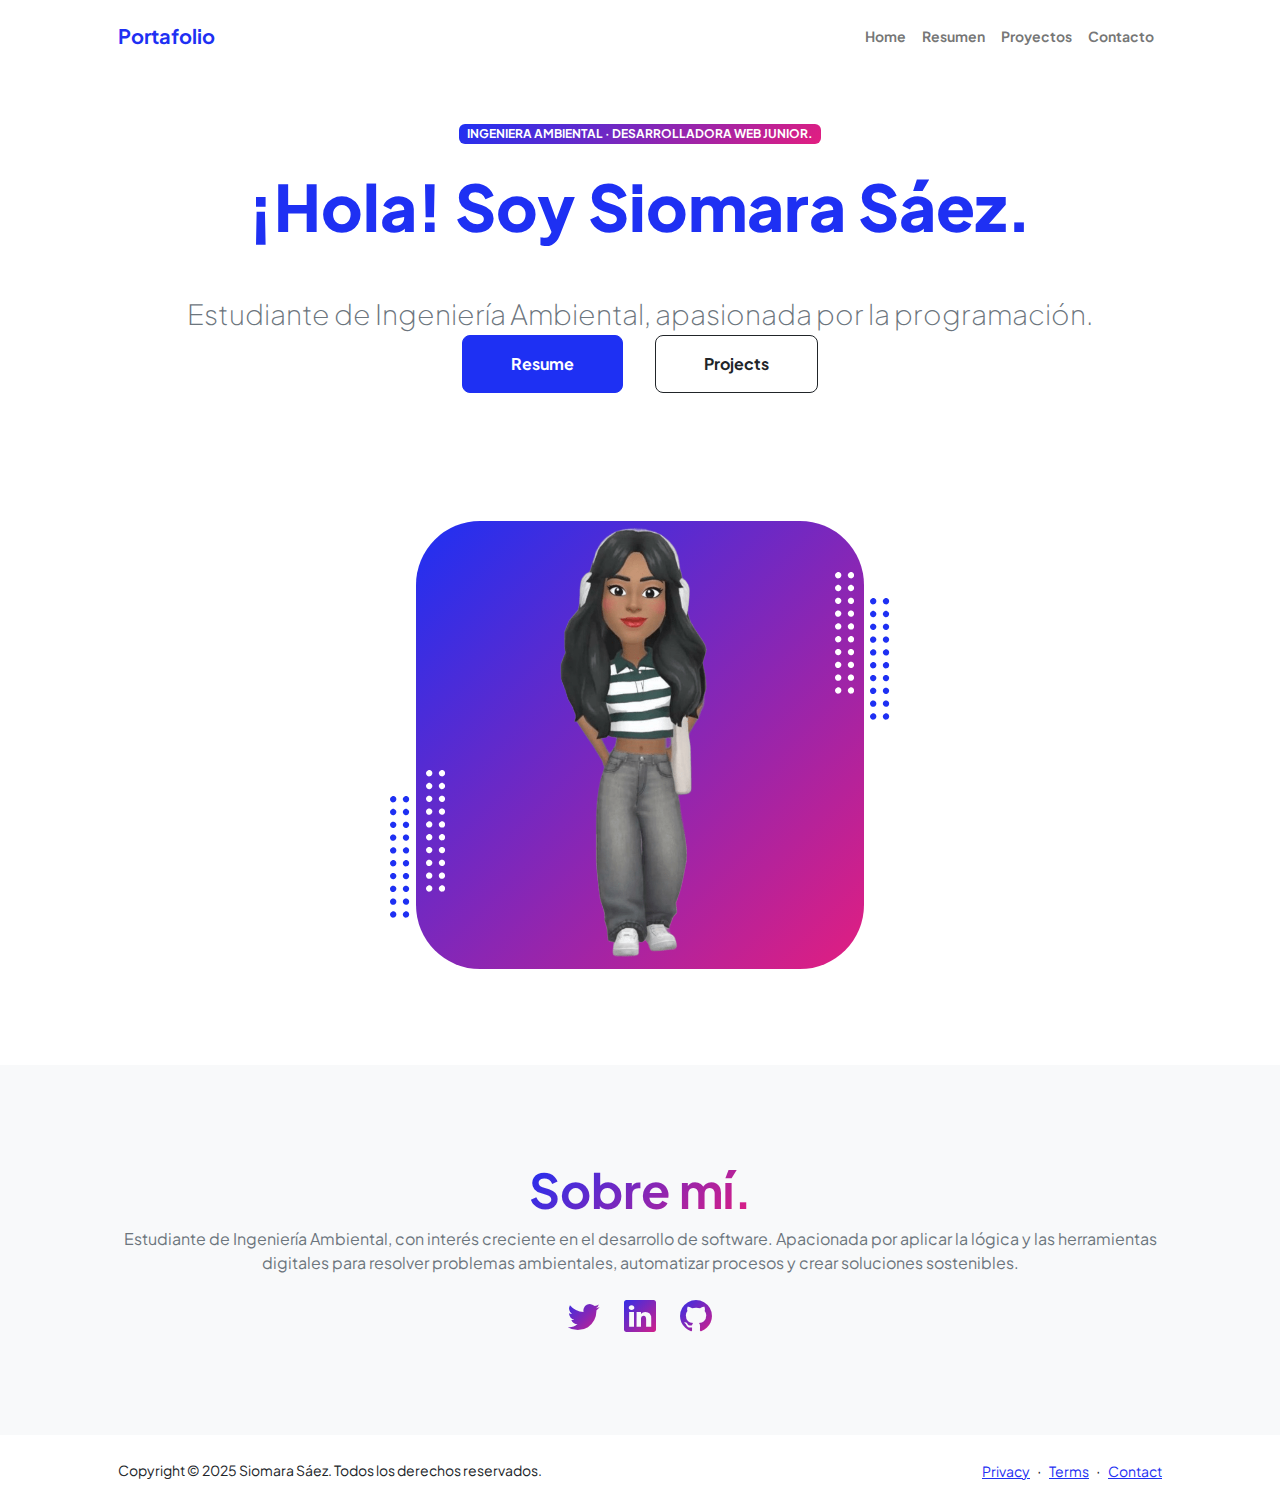
<file: index.html>
<!DOCTYPE html>
<html lang="en">
    <head>
        <meta charset="utf-8" />
        <meta name="viewport" content="width=device-width, initial-scale=1, shrink-to-fit=no" />
        <meta name="description" content="" />
        <meta name="author" content="" />
        <title>Portafolio-Siomara Saez</title>
        <!-- Favicon-->
        <link rel="icon" type="image/x-icon" href="assets/favicon.ico" />
        <!-- Custom Google font-->
        <link rel="preconnect" href="https://fonts.googleapis.com" />
        <link rel="preconnect" href="https://fonts.gstatic.com" crossorigin />
        <link href="https://fonts.googleapis.com/css2?family=Plus+Jakarta+Sans:wght@100;200;300;400;500;600;700;800;900&amp;display=swap" rel="stylesheet" />
        <!-- Bootstrap icons-->
        <link href="https://cdn.jsdelivr.net/npm/bootstrap-icons@1.8.1/font/bootstrap-icons.css" rel="stylesheet" />
        <!-- Core theme CSS (includes Bootstrap)-->
        <link href="css/styles.css" rel="stylesheet" />
    </head>
    <body class="d-flex flex-column h-100">
        <main class="flex-shrink-0">
            <!-- Navigation-->
            <nav class="navbar navbar-expand-lg navbar-light bg-white py-3">
                <div class="container px-5">
                    <a class="navbar-brand" href="index.html"><span class="fw-bolder text-primary">Portafolio</span></a>
                    <button class="navbar-toggler" type="button" data-bs-toggle="collapse" data-bs-target="#navbarSupportedContent" aria-controls="navbarSupportedContent" aria-expanded="false" aria-label="Toggle navigation"><span class="navbar-toggler-icon"></span></button>
                    <div class="collapse navbar-collapse" id="navbarSupportedContent">
                        <ul class="navbar-nav ms-auto mb-2 mb-lg-0 small fw-bolder">
                            <li class="nav-item"><a class="nav-link" href="index.html">Home</a></li>
                            <li class="nav-item"><a class="nav-link" href="resume.html">Resumen</a></li>
                            <li class="nav-item"><a class="nav-link" href="projects.html">Proyectos</a></li>
                            <li class="nav-item"><a class="nav-link" href="contact.html">Contacto</a></li>
                        </ul>
                    </div>
                </div>
            </nav>
            <!-- Header-->
            <header class="py-5">
                <div class="container px-5 pb-5">
                    <div class="row gx-5 align-items-center">
                        <div class="col-xxl-5">
                            <!-- Header text content-->
                            <div class="text-center text-xxl-start">
                                <div class="badge bg-gradient-primary-to-secondary text-white mb-4"><div class="text-uppercase">Ingeniera Ambiental &middot; Desarrolladora web junior.</div></div>
                                <h1 class="display-3 fw-bolder mb-5"><span class="fw-bolder text-primary">¡Hola! Soy Siomara Sáez.</span></h1>
                                <div class="fs-3 fw-light text-muted">Estudiante de Ingeniería Ambiental, apasionada por la programación.</div>
                                <div class="d-grid gap-3 d-sm-flex justify-content-sm-center justify-content-xxl-start mb-3">
                                    <a class="btn btn-primary btn-lg px-5 py-3 me-sm-3 fs-6 fw-bolder" href="resume.html">Resume</a>
                                    <a class="btn btn-outline-dark btn-lg px-5 py-3 fs-6 fw-bolder" href="projects.html">Projects</a>
                                </div>
                            </div>
                        </div>
                        <div class="col-xxl-7">
                            <!-- Header profile picture-->
                            <div class="d-flex justify-content-center mt-5 mt-xxl-0">
                                <div class="profile bg-gradient-primary-to-secondary">
                                    <!-- TIP: For best results, use a photo with a transparent background like the demo example below-->
                                    <!-- Watch a tutorial on how to do this on YouTube (link)-->
                                    <img class="profile-img" src="imagen.png" alt="..." width="150" />
                                    <div class="dots-1">
                                        <!-- SVG Dots-->
                                        <svg version="1.1" xmlns="http://www.w3.org/2000/svg" xmlns:xlink="http://www.w3.org/1999/xlink" x="0px" y="0px" viewBox="0 0 191.6 1215.4" style="enable-background: new 0 0 191.6 1215.4" xml:space="preserve">
                                            <g transform="translate(0.000000,1280.000000) scale(0.100000,-0.100000)">
                                                <path d="M227.7,12788.6c-105-35-200-141-222-248c-43-206,163-412,369-369c155,32,275,190,260,339c-11,105-90,213-190,262        C383.7,12801.6,289.7,12808.6,227.7,12788.6z"></path>
                                                <path d="M1507.7,12788.6c-151-50-253-216-222-362c25-119,136-230,254-255c194-41,395,142,375,339c-11,105-90,213-190,262        C1663.7,12801.6,1569.7,12808.6,1507.7,12788.6z"></path>
                                                <path d="M227.7,11508.6c-105-35-200-141-222-248c-43-206,163-412,369-369c155,32,275,190,260,339c-11,105-90,213-190,262        C383.7,11521.6,289.7,11528.6,227.7,11508.6z"></path>
                                                <path d="M1507.7,11508.6c-151-50-253-216-222-362c25-119,136-230,254-255c194-41,395,142,375,339c-11,105-90,213-190,262        C1663.7,11521.6,1569.7,11528.6,1507.7,11508.6z"></path>
                                                <path d="M227.7,10228.6c-105-35-200-141-222-248c-43-206,163-412,369-369c155,32,275,190,260,339c-11,105-90,213-190,262        C383.7,10241.6,289.7,10248.6,227.7,10228.6z"></path>
                                                <path d="M1507.7,10228.6c-105-35-200-141-222-248c-43-206,163-412,369-369c155,32,275,190,260,339c-11,105-90,213-190,262        C1663.7,10241.6,1569.7,10248.6,1507.7,10228.6z"></path>
                                                <path d="M227.7,8948.6c-105-35-200-141-222-248c-43-206,163-412,369-369c155,32,275,190,260,339c-11,105-90,213-190,262        C383.7,8961.6,289.7,8968.6,227.7,8948.6z"></path>
                                                <path d="M1507.7,8948.6c-105-35-200-141-222-248c-43-206,163-412,369-369c155,32,275,190,260,339c-11,105-90,213-190,262        C1663.7,8961.6,1569.7,8968.6,1507.7,8948.6z"></path>
                                                <path d="M227.7,7668.6c-105-35-200-141-222-248c-43-206,163-412,369-369c155,32,275,190,260,339c-11,105-90,213-190,262        C383.7,7681.6,289.7,7688.6,227.7,7668.6z"></path>
                                                <path d="M1507.7,7668.6c-105-35-200-141-222-248c-43-206,163-412,369-369c155,32,275,190,260,339c-11,105-90,213-190,262        C1663.7,7681.6,1569.7,7688.6,1507.7,7668.6z"></path>
                                                <path d="M227.7,6388.6c-105-35-200-141-222-248c-43-206,163-412,369-369c155,32,275,190,260,339c-11,105-90,213-190,262        C383.7,6401.6,289.7,6408.6,227.7,6388.6z"></path>
                                                <path d="M1507.7,6388.6c-105-35-200-141-222-248c-43-206,163-412,369-369c155,32,275,190,260,339c-11,105-90,213-190,262        C1663.7,6401.6,1569.7,6408.6,1507.7,6388.6z"></path>
                                                <path d="M227.7,5108.6c-105-35-200-141-222-248c-43-206,163-412,369-369c155,32,275,190,260,339c-11,105-90,213-190,262        C383.7,5121.6,289.7,5128.6,227.7,5108.6z"></path>
                                                <path d="M1507.7,5108.6c-105-35-200-141-222-248c-43-206,163-412,369-369c155,32,275,190,260,339c-11,105-90,213-190,262        C1663.7,5121.6,1569.7,5128.6,1507.7,5108.6z"></path>
                                                <path d="M227.7,3828.6c-105-35-200-141-222-248c-43-206,163-412,369-369c155,32,275,190,260,339c-11,105-90,213-190,262        C383.7,3841.6,289.7,3848.6,227.7,3828.6z"></path>
                                                <path d="M1507.7,3828.6c-105-35-200-141-222-248c-43-206,163-412,369-369c155,32,275,190,260,339c-11,105-90,213-190,262        C1663.7,3841.6,1569.7,3848.6,1507.7,3828.6z"></path>
                                                <path d="M227.7,2548.6c-105-35-200-141-222-248c-43-206,163-412,369-369c155,32,275,190,260,339c-11,105-90,213-190,262        C383.7,2561.6,289.7,2568.6,227.7,2548.6z"></path>
                                                <path d="M1507.7,2548.6c-105-35-200-141-222-248c-43-206,163-412,369-369c155,32,275,190,260,339c-11,105-90,213-190,262        C1663.7,2561.6,1569.7,2568.6,1507.7,2548.6z"></path>
                                                <path d="M227.7,1268.6c-105-35-200-141-222-248c-43-206,163-412,369-369c155,32,275,190,260,339c-11,105-90,213-190,262        C383.7,1281.6,289.7,1288.6,227.7,1268.6z"></path>
                                                <path d="M1507.7,1268.6c-105-35-200-141-222-248c-43-206,163-412,369-369c155,32,275,190,260,339c-11,105-90,213-190,262        C1663.7,1281.6,1569.7,1288.6,1507.7,1268.6z"></path>
                                            </g>
                                        </svg>
                                        <!-- END of SVG dots-->
                                    </div>
                                    <div class="dots-2">
                                        <!-- SVG Dots-->
                                        <svg version="1.1" xmlns="http://www.w3.org/2000/svg" xmlns:xlink="http://www.w3.org/1999/xlink" x="0px" y="0px" viewBox="0 0 191.6 1215.4" style="enable-background: new 0 0 191.6 1215.4" xml:space="preserve">
                                            <g transform="translate(0.000000,1280.000000) scale(0.100000,-0.100000)">
                                                <path d="M227.7,12788.6c-105-35-200-141-222-248c-43-206,163-412,369-369c155,32,275,190,260,339c-11,105-90,213-190,262        C383.7,12801.6,289.7,12808.6,227.7,12788.6z"></path>
                                                <path d="M1507.7,12788.6c-151-50-253-216-222-362c25-119,136-230,254-255c194-41,395,142,375,339c-11,105-90,213-190,262        C1663.7,12801.6,1569.7,12808.6,1507.7,12788.6z"></path>
                                                <path d="M227.7,11508.6c-105-35-200-141-222-248c-43-206,163-412,369-369c155,32,275,190,260,339c-11,105-90,213-190,262        C383.7,11521.6,289.7,11528.6,227.7,11508.6z"></path>
                                                <path d="M1507.7,11508.6c-151-50-253-216-222-362c25-119,136-230,254-255c194-41,395,142,375,339c-11,105-90,213-190,262        C1663.7,11521.6,1569.7,11528.6,1507.7,11508.6z"></path>
                                                <path d="M227.7,10228.6c-105-35-200-141-222-248c-43-206,163-412,369-369c155,32,275,190,260,339c-11,105-90,213-190,262        C383.7,10241.6,289.7,10248.6,227.7,10228.6z"></path>
                                                <path d="M1507.7,10228.6c-105-35-200-141-222-248c-43-206,163-412,369-369c155,32,275,190,260,339c-11,105-90,213-190,262        C1663.7,10241.6,1569.7,10248.6,1507.7,10228.6z"></path>
                                                <path d="M227.7,8948.6c-105-35-200-141-222-248c-43-206,163-412,369-369c155,32,275,190,260,339c-11,105-90,213-190,262        C383.7,8961.6,289.7,8968.6,227.7,8948.6z"></path>
                                                <path d="M1507.7,8948.6c-105-35-200-141-222-248c-43-206,163-412,369-369c155,32,275,190,260,339c-11,105-90,213-190,262        C1663.7,8961.6,1569.7,8968.6,1507.7,8948.6z"></path>
                                                <path d="M227.7,7668.6c-105-35-200-141-222-248c-43-206,163-412,369-369c155,32,275,190,260,339c-11,105-90,213-190,262        C383.7,7681.6,289.7,7688.6,227.7,7668.6z"></path>
                                                <path d="M1507.7,7668.6c-105-35-200-141-222-248c-43-206,163-412,369-369c155,32,275,190,260,339c-11,105-90,213-190,262        C1663.7,7681.6,1569.7,7688.6,1507.7,7668.6z"></path>
                                                <path d="M227.7,6388.6c-105-35-200-141-222-248c-43-206,163-412,369-369c155,32,275,190,260,339c-11,105-90,213-190,262        C383.7,6401.6,289.7,6408.6,227.7,6388.6z"></path>
                                                <path d="M1507.7,6388.6c-105-35-200-141-222-248c-43-206,163-412,369-369c155,32,275,190,260,339c-11,105-90,213-190,262        C1663.7,6401.6,1569.7,6408.6,1507.7,6388.6z"></path>
                                                <path d="M227.7,5108.6c-105-35-200-141-222-248c-43-206,163-412,369-369c155,32,275,190,260,339c-11,105-90,213-190,262        C383.7,5121.6,289.7,5128.6,227.7,5108.6z"></path>
                                                <path d="M1507.7,5108.6c-105-35-200-141-222-248c-43-206,163-412,369-369c155,32,275,190,260,339c-11,105-90,213-190,262        C1663.7,5121.6,1569.7,5128.6,1507.7,5108.6z"></path>
                                                <path d="M227.7,3828.6c-105-35-200-141-222-248c-43-206,163-412,369-369c155,32,275,190,260,339c-11,105-90,213-190,262        C383.7,3841.6,289.7,3848.6,227.7,3828.6z"></path>
                                                <path d="M1507.7,3828.6c-105-35-200-141-222-248c-43-206,163-412,369-369c155,32,275,190,260,339c-11,105-90,213-190,262        C1663.7,3841.6,1569.7,3848.6,1507.7,3828.6z"></path>
                                                <path d="M227.7,2548.6c-105-35-200-141-222-248c-43-206,163-412,369-369c155,32,275,190,260,339c-11,105-90,213-190,262        C383.7,2561.6,289.7,2568.6,227.7,2548.6z"></path>
                                                <path d="M1507.7,2548.6c-105-35-200-141-222-248c-43-206,163-412,369-369c155,32,275,190,260,339c-11,105-90,213-190,262        C1663.7,2561.6,1569.7,2568.6,1507.7,2548.6z"></path>
                                                <path d="M227.7,1268.6c-105-35-200-141-222-248c-43-206,163-412,369-369c155,32,275,190,260,339c-11,105-90,213-190,262        C383.7,1281.6,289.7,1288.6,227.7,1268.6z"></path>
                                                <path d="M1507.7,1268.6c-105-35-200-141-222-248c-43-206,163-412,369-369c155,32,275,190,260,339c-11,105-90,213-190,262        C1663.7,1281.6,1569.7,1288.6,1507.7,1268.6z"></path>
                                            </g>
                                        </svg>
                                        <!-- END of SVG dots-->
                                    </div>
                                    <div class="dots-3">
                                        <!-- SVG Dots-->
                                        <svg version="1.1" xmlns="http://www.w3.org/2000/svg" xmlns:xlink="http://www.w3.org/1999/xlink" x="0px" y="0px" viewBox="0 0 191.6 1215.4" style="enable-background: new 0 0 191.6 1215.4" xml:space="preserve">
                                            <g transform="translate(0.000000,1280.000000) scale(0.100000,-0.100000)">
                                                <path d="M227.7,12788.6c-105-35-200-141-222-248c-43-206,163-412,369-369c155,32,275,190,260,339c-11,105-90,213-190,262        C383.7,12801.6,289.7,12808.6,227.7,12788.6z"></path>
                                                <path d="M1507.7,12788.6c-151-50-253-216-222-362c25-119,136-230,254-255c194-41,395,142,375,339c-11,105-90,213-190,262        C1663.7,12801.6,1569.7,12808.6,1507.7,12788.6z"></path>
                                                <path d="M227.7,11508.6c-105-35-200-141-222-248c-43-206,163-412,369-369c155,32,275,190,260,339c-11,105-90,213-190,262        C383.7,11521.6,289.7,11528.6,227.7,11508.6z"></path>
                                                <path d="M1507.7,11508.6c-151-50-253-216-222-362c25-119,136-230,254-255c194-41,395,142,375,339c-11,105-90,213-190,262        C1663.7,11521.6,1569.7,11528.6,1507.7,11508.6z"></path>
                                                <path d="M227.7,10228.6c-105-35-200-141-222-248c-43-206,163-412,369-369c155,32,275,190,260,339c-11,105-90,213-190,262        C383.7,10241.6,289.7,10248.6,227.7,10228.6z"></path>
                                                <path d="M1507.7,10228.6c-105-35-200-141-222-248c-43-206,163-412,369-369c155,32,275,190,260,339c-11,105-90,213-190,262        C1663.7,10241.6,1569.7,10248.6,1507.7,10228.6z"></path>
                                                <path d="M227.7,8948.6c-105-35-200-141-222-248c-43-206,163-412,369-369c155,32,275,190,260,339c-11,105-90,213-190,262        C383.7,8961.6,289.7,8968.6,227.7,8948.6z"></path>
                                                <path d="M1507.7,8948.6c-105-35-200-141-222-248c-43-206,163-412,369-369c155,32,275,190,260,339c-11,105-90,213-190,262        C1663.7,8961.6,1569.7,8968.6,1507.7,8948.6z"></path>
                                                <path d="M227.7,7668.6c-105-35-200-141-222-248c-43-206,163-412,369-369c155,32,275,190,260,339c-11,105-90,213-190,262        C383.7,7681.6,289.7,7688.6,227.7,7668.6z"></path>
                                                <path d="M1507.7,7668.6c-105-35-200-141-222-248c-43-206,163-412,369-369c155,32,275,190,260,339c-11,105-90,213-190,262        C1663.7,7681.6,1569.7,7688.6,1507.7,7668.6z"></path>
                                                <path d="M227.7,6388.6c-105-35-200-141-222-248c-43-206,163-412,369-369c155,32,275,190,260,339c-11,105-90,213-190,262        C383.7,6401.6,289.7,6408.6,227.7,6388.6z"></path>
                                                <path d="M1507.7,6388.6c-105-35-200-141-222-248c-43-206,163-412,369-369c155,32,275,190,260,339c-11,105-90,213-190,262        C1663.7,6401.6,1569.7,6408.6,1507.7,6388.6z"></path>
                                                <path d="M227.7,5108.6c-105-35-200-141-222-248c-43-206,163-412,369-369c155,32,275,190,260,339c-11,105-90,213-190,262        C383.7,5121.6,289.7,5128.6,227.7,5108.6z"></path>
                                                <path d="M1507.7,5108.6c-105-35-200-141-222-248c-43-206,163-412,369-369c155,32,275,190,260,339c-11,105-90,213-190,262        C1663.7,5121.6,1569.7,5128.6,1507.7,5108.6z"></path>
                                                <path d="M227.7,3828.6c-105-35-200-141-222-248c-43-206,163-412,369-369c155,32,275,190,260,339c-11,105-90,213-190,262        C383.7,3841.6,289.7,3848.6,227.7,3828.6z"></path>
                                                <path d="M1507.7,3828.6c-105-35-200-141-222-248c-43-206,163-412,369-369c155,32,275,190,260,339c-11,105-90,213-190,262        C1663.7,3841.6,1569.7,3848.6,1507.7,3828.6z"></path>
                                                <path d="M227.7,2548.6c-105-35-200-141-222-248c-43-206,163-412,369-369c155,32,275,190,260,339c-11,105-90,213-190,262        C383.7,2561.6,289.7,2568.6,227.7,2548.6z"></path>
                                                <path d="M1507.7,2548.6c-105-35-200-141-222-248c-43-206,163-412,369-369c155,32,275,190,260,339c-11,105-90,213-190,262        C1663.7,2561.6,1569.7,2568.6,1507.7,2548.6z"></path>
                                                <path d="M227.7,1268.6c-105-35-200-141-222-248c-43-206,163-412,369-369c155,32,275,190,260,339c-11,105-90,213-190,262        C383.7,1281.6,289.7,1288.6,227.7,1268.6z"></path>
                                                <path d="M1507.7,1268.6c-105-35-200-141-222-248c-43-206,163-412,369-369c155,32,275,190,260,339c-11,105-90,213-190,262        C1663.7,1281.6,1569.7,1288.6,1507.7,1268.6z"></path>
                                            </g>
                                        </svg>
                                        <!-- END of SVG dots-->
                                    </div>
                                    <div class="dots-4">
                                        <!-- SVG Dots-->
                                        <svg version="1.1" xmlns="http://www.w3.org/2000/svg" xmlns:xlink="http://www.w3.org/1999/xlink" x="0px" y="0px" viewBox="0 0 191.6 1215.4" style="enable-background: new 0 0 191.6 1215.4" xml:space="preserve">
                                            <g transform="translate(0.000000,1280.000000) scale(0.100000,-0.100000)">
                                                <path d="M227.7,12788.6c-105-35-200-141-222-248c-43-206,163-412,369-369c155,32,275,190,260,339c-11,105-90,213-190,262        C383.7,12801.6,289.7,12808.6,227.7,12788.6z"></path>
                                                <path d="M1507.7,12788.6c-151-50-253-216-222-362c25-119,136-230,254-255c194-41,395,142,375,339c-11,105-90,213-190,262        C1663.7,12801.6,1569.7,12808.6,1507.7,12788.6z"></path>
                                                <path d="M227.7,11508.6c-105-35-200-141-222-248c-43-206,163-412,369-369c155,32,275,190,260,339c-11,105-90,213-190,262        C383.7,11521.6,289.7,11528.6,227.7,11508.6z"></path>
                                                <path d="M1507.7,11508.6c-151-50-253-216-222-362c25-119,136-230,254-255c194-41,395,142,375,339c-11,105-90,213-190,262        C1663.7,11521.6,1569.7,11528.6,1507.7,11508.6z"></path>
                                                <path d="M227.7,10228.6c-105-35-200-141-222-248c-43-206,163-412,369-369c155,32,275,190,260,339c-11,105-90,213-190,262        C383.7,10241.6,289.7,10248.6,227.7,10228.6z"></path>
                                                <path d="M1507.7,10228.6c-105-35-200-141-222-248c-43-206,163-412,369-369c155,32,275,190,260,339c-11,105-90,213-190,262        C1663.7,10241.6,1569.7,10248.6,1507.7,10228.6z"></path>
                                                <path d="M227.7,8948.6c-105-35-200-141-222-248c-43-206,163-412,369-369c155,32,275,190,260,339c-11,105-90,213-190,262        C383.7,8961.6,289.7,8968.6,227.7,8948.6z"></path>
                                                <path d="M1507.7,8948.6c-105-35-200-141-222-248c-43-206,163-412,369-369c155,32,275,190,260,339c-11,105-90,213-190,262        C1663.7,8961.6,1569.7,8968.6,1507.7,8948.6z"></path>
                                                <path d="M227.7,7668.6c-105-35-200-141-222-248c-43-206,163-412,369-369c155,32,275,190,260,339c-11,105-90,213-190,262        C383.7,7681.6,289.7,7688.6,227.7,7668.6z"></path>
                                                <path d="M1507.7,7668.6c-105-35-200-141-222-248c-43-206,163-412,369-369c155,32,275,190,260,339c-11,105-90,213-190,262        C1663.7,7681.6,1569.7,7688.6,1507.7,7668.6z"></path>
                                                <path d="M227.7,6388.6c-105-35-200-141-222-248c-43-206,163-412,369-369c155,32,275,190,260,339c-11,105-90,213-190,262        C383.7,6401.6,289.7,6408.6,227.7,6388.6z"></path>
                                                <path d="M1507.7,6388.6c-105-35-200-141-222-248c-43-206,163-412,369-369c155,32,275,190,260,339c-11,105-90,213-190,262        C1663.7,6401.6,1569.7,6408.6,1507.7,6388.6z"></path>
                                                <path d="M227.7,5108.6c-105-35-200-141-222-248c-43-206,163-412,369-369c155,32,275,190,260,339c-11,105-90,213-190,262        C383.7,5121.6,289.7,5128.6,227.7,5108.6z"></path>
                                                <path d="M1507.7,5108.6c-105-35-200-141-222-248c-43-206,163-412,369-369c155,32,275,190,260,339c-11,105-90,213-190,262        C1663.7,5121.6,1569.7,5128.6,1507.7,5108.6z"></path>
                                                <path d="M227.7,3828.6c-105-35-200-141-222-248c-43-206,163-412,369-369c155,32,275,190,260,339c-11,105-90,213-190,262        C383.7,3841.6,289.7,3848.6,227.7,3828.6z"></path>
                                                <path d="M1507.7,3828.6c-105-35-200-141-222-248c-43-206,163-412,369-369c155,32,275,190,260,339c-11,105-90,213-190,262        C1663.7,3841.6,1569.7,3848.6,1507.7,3828.6z"></path>
                                                <path d="M227.7,2548.6c-105-35-200-141-222-248c-43-206,163-412,369-369c155,32,275,190,260,339c-11,105-90,213-190,262        C383.7,2561.6,289.7,2568.6,227.7,2548.6z"></path>
                                                <path d="M1507.7,2548.6c-105-35-200-141-222-248c-43-206,163-412,369-369c155,32,275,190,260,339c-11,105-90,213-190,262        C1663.7,2561.6,1569.7,2568.6,1507.7,2548.6z"></path>
                                                <path d="M227.7,1268.6c-105-35-200-141-222-248c-43-206,163-412,369-369c155,32,275,190,260,339c-11,105-90,213-190,262        C383.7,1281.6,289.7,1288.6,227.7,1268.6z"></path>
                                                <path d="M1507.7,1268.6c-105-35-200-141-222-248c-43-206,163-412,369-369c155,32,275,190,260,339c-11,105-90,213-190,262        C1663.7,1281.6,1569.7,1288.6,1507.7,1268.6z"></path>
                                            </g>
                                        </svg>
                                        <!-- END of SVG dots-->
                                    </div>
                                </div>
                            </div>
                        </div>
                    </div>
                </div>
            </header>
            <!-- About Section-->
            <section class="bg-light py-5">
                <div class="container px-5">
                    <div class="row gx-5 justify-content-center">
                        <div class="col-xxl-8">
                            <div class="text-center my-5">
                                <h2 class="display-5 fw-bolder"><span class="text-gradient d-inline">Sobre mí.</span></h2>
                                <p class="text-muted">Estudiante de Ingeniería Ambiental, con interés creciente en el desarrollo de software. Apacionada por aplicar la lógica y las herramientas digitales para resolver problemas ambientales, automatizar procesos y crear soluciones sostenibles.</p>
                                <div class="d-flex justify-content-center fs-2 gap-4">
                                    <a class="text-gradient" href="#!"><i class="bi bi-twitter"></i></a>
                                    <a class="text-gradient" href="#!"><i class="bi bi-linkedin"></i></a>
                                    <a class="text-gradient" href="#!"><i class="bi bi-github"></i></a>
                                </div>
                            </div>
                        </div>
                    </div>
                </div>
            </section>
    
        </main>
        <!-- Footer-->
        <footer class="bg-white py-4 mt-auto">
            <div class="container px-5">
                <div class="row align-items-center justify-content-between flex-column flex-sm-row">
                    <div class="col-auto"><div class="small m-0">Copyright &copy; 2025 Siomara Sáez. Todos los derechos reservados.</div></div>
                    <div class="col-auto">
                        <a class="small" href="#!">Privacy</a>
                        <span class="mx-1">&middot;</span>
                        <a class="small" href="#!">Terms</a>
                        <span class="mx-1">&middot;</span>
                        <a class="small" href="#!">Contact</a>
                    </div>
                </div>
            </div>
        </footer>
        <!-- Bootstrap core JS-->
        <script src="https://cdn.jsdelivr.net/npm/bootstrap@5.2.3/dist/js/bootstrap.bundle.min.js"></script>
        <!-- Core theme JS-->
        <script src="js/scripts.js"></script>
    </body>
</html>
</file>
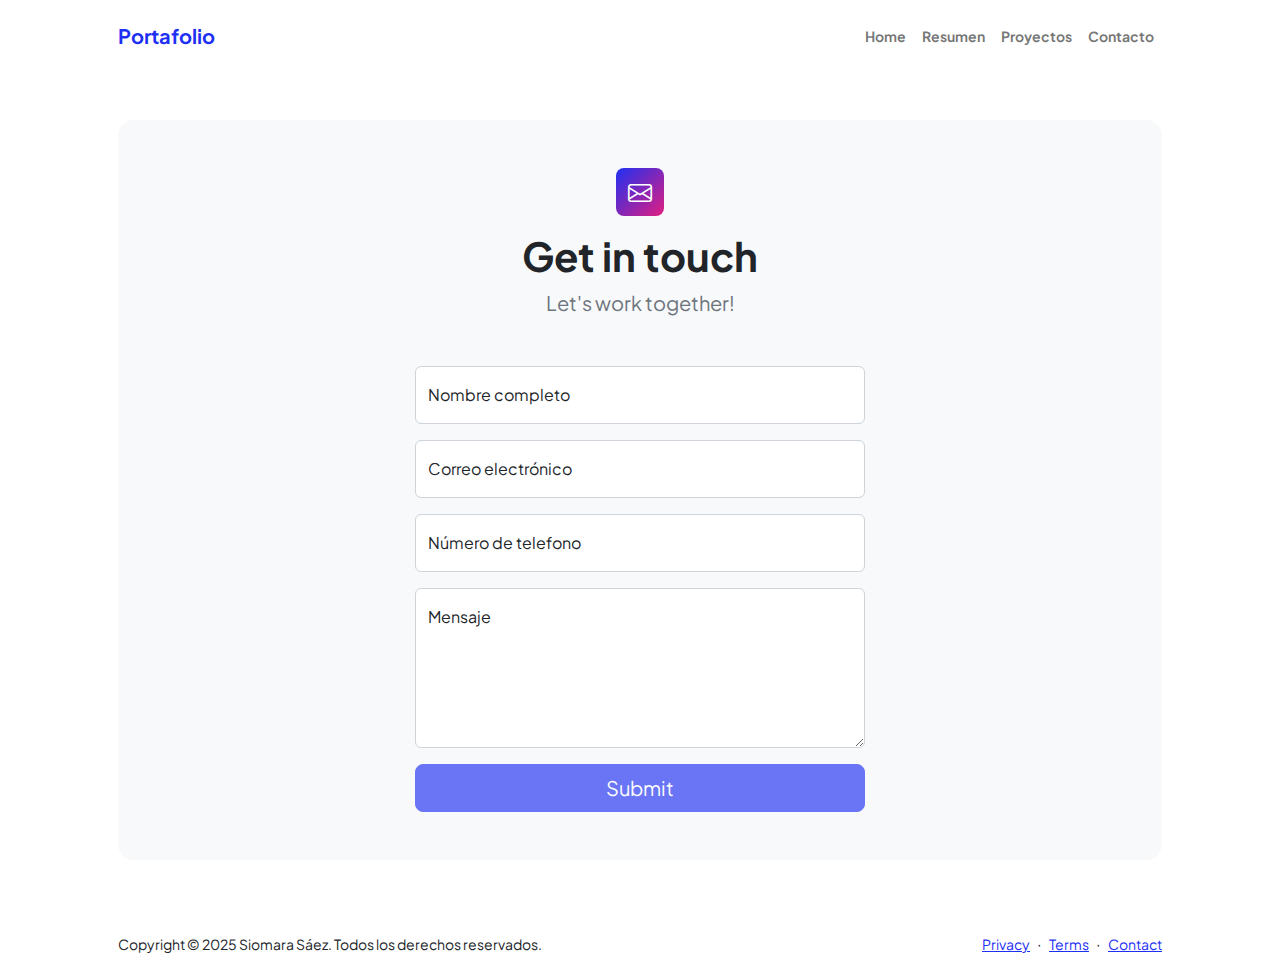
<file: contact.html>
<!DOCTYPE html>
<html lang="en">
    <head>
        <meta charset="utf-8" />
        <meta name="viewport" content="width=device-width, initial-scale=1, shrink-to-fit=no" />
        <meta name="description" content />
        <meta name="author" content />
        <title>Portafolio-Contacto</title>
        <!-- Favicon-->
        <link rel="icon" type="image/x-icon" href="assets/favicon.ico" />
        <!-- Custom Google font-->
        <link rel="preconnect" href="https://fonts.googleapis.com" />
        <link rel="preconnect" href="https://fonts.gstatic.com" crossorigin />
        <link href="https://fonts.googleapis.com/css2?family=Plus+Jakarta+Sans:wght@100;200;300;400;500;600;700;800;900&amp;display=swap" rel="stylesheet" />
        <!-- Bootstrap icons-->
        <link href="https://cdn.jsdelivr.net/npm/bootstrap-icons@1.8.1/font/bootstrap-icons.css" rel="stylesheet" />
        <!-- Core theme CSS (includes Bootstrap)-->
        <link href="css/styles.css" rel="stylesheet" />
    </head>
    <body class="d-flex flex-column">
        <main class="flex-shrink-0">
            <!-- Navigation-->
            <nav class="navbar navbar-expand-lg navbar-light bg-white py-3">
                <div class="container px-5">
                    <a class="navbar-brand" href="index.html"><span class="fw-bolder text-primary">Portafolio</span></a>
                    <button class="navbar-toggler" type="button" data-bs-toggle="collapse" data-bs-target="#navbarSupportedContent" aria-controls="navbarSupportedContent" aria-expanded="false" aria-label="Toggle navigation"><span class="navbar-toggler-icon"></span></button>
                    <div class="collapse navbar-collapse" id="navbarSupportedContent">
                        <ul class="navbar-nav ms-auto mb-2 mb-lg-0 small fw-bolder">
                            <li class="nav-item"><a class="nav-link" href="index.html">Home</a></li>
                            <li class="nav-item"><a class="nav-link" href="resume.html">Resumen</a></li>
                            <li class="nav-item"><a class="nav-link" href="projects.html">Proyectos</a></li>
                            <li class="nav-item"><a class="nav-link" href="contact.html">Contacto</a></li>
                        </ul>
                    </div>
                </div>
            </nav>
            <!-- Page content-->
            <section class="py-5">
                <div class="container px-5">
                    <!-- Contact form-->
                    <div class="bg-light rounded-4 py-5 px-4 px-md-5">
                        <div class="text-center mb-5">
                            <div class="feature bg-primary bg-gradient-primary-to-secondary text-white rounded-3 mb-3"><i class="bi bi-envelope"></i></div>
                            <h1 class="fw-bolder">Get in touch</h1>
                            <p class="lead fw-normal text-muted mb-0">Let's work together!</p>
                        </div>
                        <div class="row gx-5 justify-content-center">
                            <div class="col-lg-8 col-xl-6">
                                <!-- * * * * * * * * * * * * * * *-->
                                <!-- * * SB Forms Contact Form * *-->
                                <!-- * * * * * * * * * * * * * * *-->
                                <!-- This form is pre-integrated with SB Forms.-->
                                <!-- To make this form functional, sign up at-->
                                <!-- https://startbootstrap.com/solution/contact-forms-->
                                <!-- to get an API token!-->
                                <form id="contactForm" data-sb-form-api-token="API_TOKEN">
                                    <!-- Name input-->
                                    <div class="form-floating mb-3">
                                        <input class="form-control" id="name" type="text" placeholder="Enter your name..." data-sb-validations="required" />
                                        <label for="name">Nombre completo</label>
                                        <div class="invalid-feedback" data-sb-feedback="name:required">Se requiere su nombre.</div>
                                    </div>
                                    <!-- Email address input-->
                                    <div class="form-floating mb-3">
                                        <input class="form-control" id="email" type="email" placeholder="name@example.com" data-sb-validations="required,email" />
                                        <label for="email">Correo electrónico</label>
                                        <div class="invalid-feedback" data-sb-feedback="email:required">Se requeire su correo.</div>
                                        <div class="invalid-feedback" data-sb-feedback="email:email">El correo ingresado es invalido</div>
                                    </div>
                                    <!-- Phone number input-->
                                    <div class="form-floating mb-3">
                                        <input class="form-control" id="phone" type="tel" placeholder="(123) 456-7890" data-sb-validations="required" />
                                        <label for="phone">Número de telefono</label>
                                        <div class="invalid-feedback" data-sb-feedback="phone:required">Se requiere un número telefonico</div>
                                    </div>
                                    <!-- Message input-->
                                    <div class="form-floating mb-3">
                                        <textarea class="form-control" id="message" type="text" placeholder="Enter your message here..." style="height: 10rem" data-sb-validations="required"></textarea>
                                        <label for="message">Mensaje</label>
                                        <div class="invalid-feedback" data-sb-feedback="message:required">Se requiere un mensaje.</div>
                                    </div>
                                    <!-- Submit success message-->
                                    <!---->
                                    <!-- This is what your users will see when the form-->
                                    <!-- has successfully submitted-->
                                    <div class="d-none" id="submitSuccessMessage">
                                        <div class="text-center mb-3">
                                            <div class="fw-bolder">¡Mensaje enviado con éxito!</div>
                                            Gracias por contactarme, te responderé pronto.
                                            <br />
                                            <a href="https://startbootstrap.com/solution/contact-forms">https://startbootstrap.com/solution/contact-forms</a>
                                        </div>
                                    </div>
                                    <!-- Submit error message-->
                                    <!---->
                                    <!-- This is what your users will see when there is-->
                                    <!-- an error submitting the form-->
                                    <div class="d-none" id="submitErrorMessage"><div class="text-center text-danger mb-3">Error sending message!</div></div>
                                    <!-- Submit Button-->
                                    <div class="d-grid"><button class="btn btn-primary btn-lg disabled" id="submitButton" type="submit">Submit</button></div>
                                </form>
                            </div>
                        </div>
                    </div>
                </div>
            </section>
        </main>
        <!-- Footer-->
        <footer class="bg-white py-4 mt-auto">
            <div class="container px-5">
                <div class="row align-items-center justify-content-between flex-column flex-sm-row">
                    <div class="col-auto"><div class="small m-0">Copyright &copy; 2025 Siomara Sáez. Todos los derechos reservados.</div></div>
                    <div class="col-auto">
                        <a class="small" href="#!">Privacy</a>
                        <span class="mx-1">&middot;</span>
                        <a class="small" href="#!">Terms</a>
                        <span class="mx-1">&middot;</span>
                        <a class="small" href="#!">Contact</a>
                    </div>
                </div>
            </div>
        </footer>
        <!-- Bootstrap core JS-->
        <script src="https://cdn.jsdelivr.net/npm/bootstrap@5.2.3/dist/js/bootstrap.bundle.min.js"></script>
        <!-- Core theme JS-->
        <script src="js/scripts.js"></script>
        <!-- * * * * * * * * * * * * * * * * * * * * * * * * * * * * * * * * * * * * * * * *-->
        <!-- * *                               SB Forms JS                               * *-->
        <!-- * * Activate your form at https://startbootstrap.com/solution/contact-forms * *-->
        <!-- * * * * * * * * * * * * * * * * * * * * * * * * * * * * * * * * * * * * * * * *-->
        <script src="https://cdn.startbootstrap.com/sb-forms-latest.js"></script>
    </body>
</html>
</file>
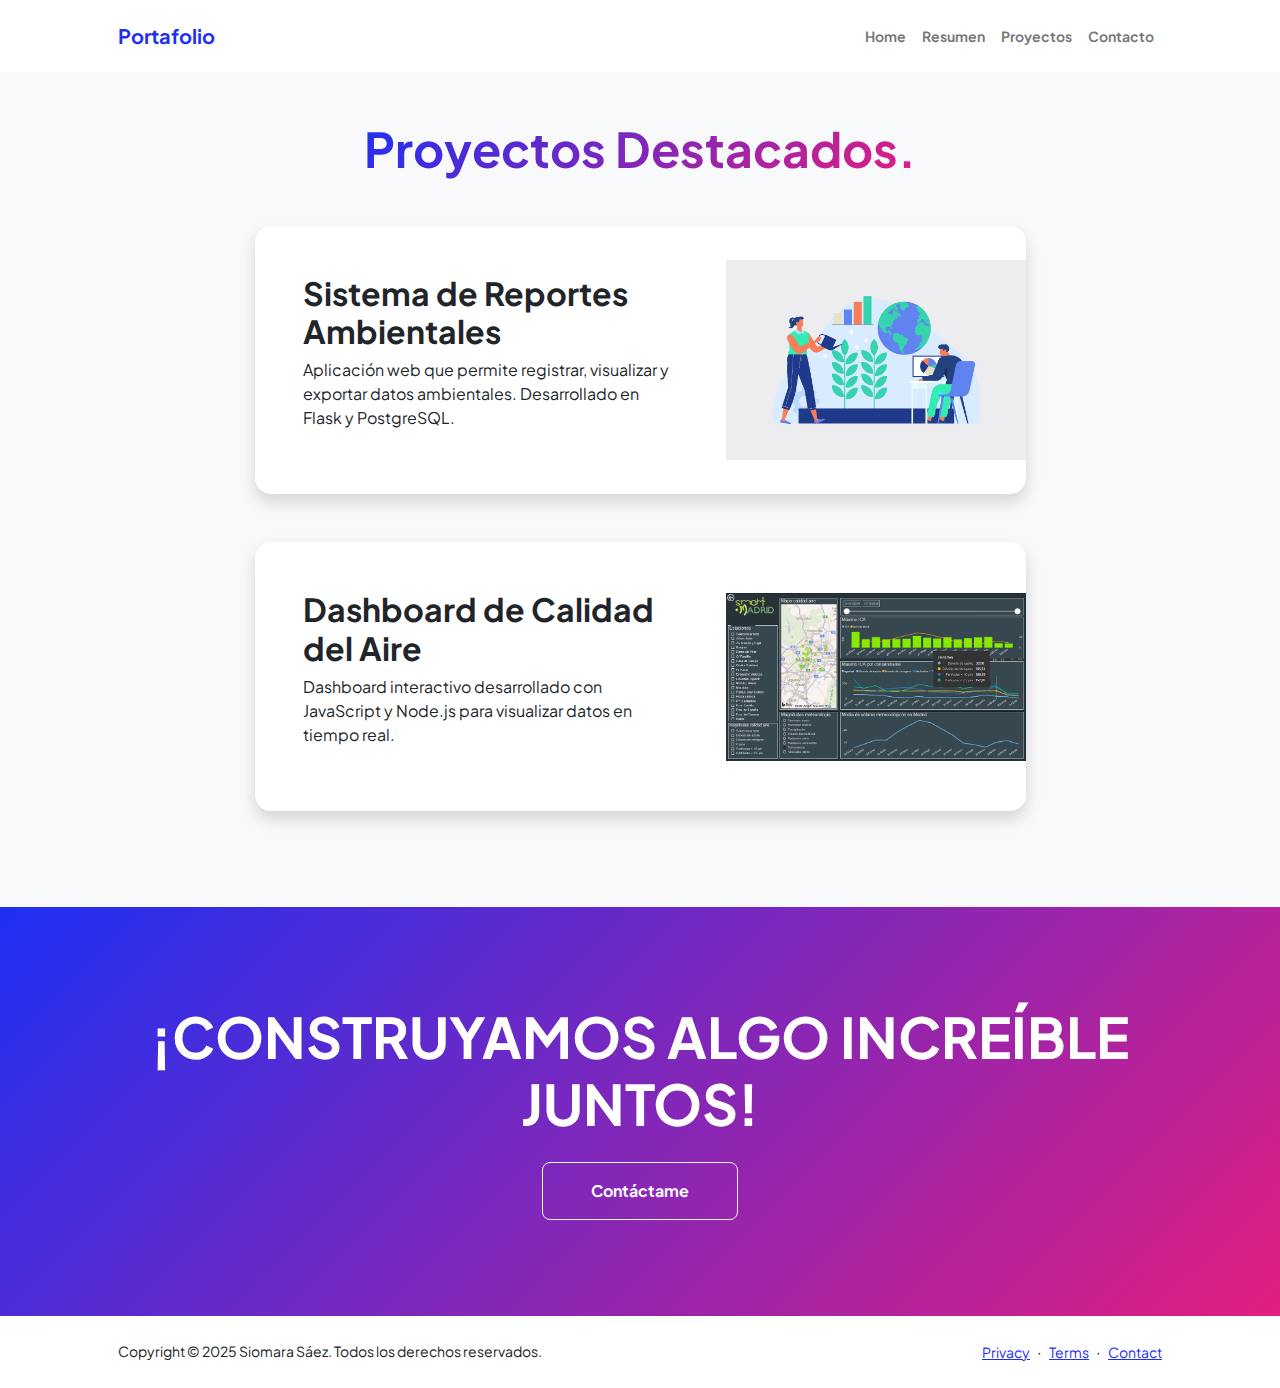
<file: projects.html>
<!DOCTYPE html>
<html lang="en">
    <head>
        <meta charset="utf-8" />
        <meta name="viewport" content="width=device-width, initial-scale=1, shrink-to-fit=no" />
        <meta name="description" content="" />
        <meta name="author" content="" />
        <title>Portafolio-Proyectos</title>
        <!-- Favicon-->
        <link rel="icon" type="image/x-icon" href="assets/favicon.ico" />
        <!-- Custom Google font-->
        <link rel="preconnect" href="https://fonts.googleapis.com" />
        <link rel="preconnect" href="https://fonts.gstatic.com" crossorigin />
        <link href="https://fonts.googleapis.com/css2?family=Plus+Jakarta+Sans:wght@100;200;300;400;500;600;700;800;900&amp;display=swap" rel="stylesheet" />
        <!-- Bootstrap icons-->
        <link href="https://cdn.jsdelivr.net/npm/bootstrap-icons@1.8.1/font/bootstrap-icons.css" rel="stylesheet" />
        <!-- Core theme CSS (includes Bootstrap)-->
        <link href="css/styles.css" rel="stylesheet" />
    </head>
    <body class="d-flex flex-column h-100 bg-light">
        <main class="flex-shrink-0">
            <!-- Navigation-->
            <nav class="navbar navbar-expand-lg navbar-light bg-white py-3">
                <div class="container px-5">
                    <a class="navbar-brand" href="index.html"><span class="fw-bolder text-primary">Portafolio</span></a>
                    <button class="navbar-toggler" type="button" data-bs-toggle="collapse" data-bs-target="#navbarSupportedContent" aria-controls="navbarSupportedContent" aria-expanded="false" aria-label="Toggle navigation"><span class="navbar-toggler-icon"></span></button>
                    <div class="collapse navbar-collapse" id="navbarSupportedContent">
                        <ul class="navbar-nav ms-auto mb-2 mb-lg-0 small fw-bolder">
                            <li class="nav-item"><a class="nav-link" href="index.html">Home</a></li>
                            <li class="nav-item"><a class="nav-link" href="resume.html">Resumen</a></li>
                            <li class="nav-item"><a class="nav-link" href="projects.html">Proyectos</a></li>
                            <li class="nav-item"><a class="nav-link" href="contact.html">Contacto</a></li>
                        </ul>
                    </div>
                </div>
            </nav>
            <!-- Projects Section-->
            <section class="py-5">
                <div class="container px-5 mb-5">
                    <div class="text-center mb-5">
                        <h1 class="display-5 fw-bolder mb-0"><span class="text-gradient d-inline">Proyectos Destacados.</span></h1>
                    </div>
                    <div class="row gx-5 justify-content-center">
                        <div class="col-lg-11 col-xl-9 col-xxl-8">
                            <!-- Project Card 1-->
                            <div class="card overflow-hidden shadow rounded-4 border-0 mb-5">
                                <div class="card-body p-0">
                                    <div class="d-flex align-items-center">
                                        <div class="p-5">
                                            <h2 class="fw-bolder">Sistema de Reportes Ambientales</h2>
                                            <p>Aplicación web que permite registrar, visualizar y exportar datos ambientales. Desarrollado en Flask y PostgreSQL.</p>
                                        </div>
                                        <img class="img-fluid" src="./A70_Gestion-ambiental_Banner.png" alt="..." />
                                    </div>
                                </div>
                            </div>
                            <!-- Project Card 2-->
                            <div class="card overflow-hidden shadow rounded-4 border-0">
                                <div class="card-body p-0">
                                    <div class="d-flex align-items-center">
                                        <div class="p-5">
                                            <h2 class="fw-bolder">Dashboard de Calidad del Aire</h2>
                                            <p>Dashboard interactivo desarrollado con JavaScript y Node.js para visualizar datos en tiempo real.</p>
                                        </div>
                                        <img class="img-fluid" src="./Aire3.png" alt="..." />
                                    </div>
                                </div>
                            </div>
                        </div>
                    </div>
                </div>
            </section>
            <!-- Call to action section-->
            <section class="py-5 bg-gradient-primary-to-secondary text-white">
                <div class="container px-5 my-5">
                    <div class="text-center">
                        <h2 class="display-4 fw-bolder mb-4">¡CONSTRUYAMOS ALGO INCREÍBLE JUNTOS!</h2>
                        <a class="btn btn-outline-light btn-lg px-5 py-3 fs-6 fw-bolder" href="contact.html">Contáctame</a>
                    </div>
                </div>
            </section>
        </main>
        <!-- Footer-->
        <footer class="bg-white py-4 mt-auto">
            <div class="container px-5">
                <div class="row align-items-center justify-content-between flex-column flex-sm-row">
                    <div class="col-auto"><div class="small m-0">Copyright &copy; 2025 Siomara Sáez. Todos los derechos reservados.</div></div>
                    <div class="col-auto">
                        <a class="small" href="#!">Privacy</a>
                        <span class="mx-1">&middot;</span>
                        <a class="small" href="#!">Terms</a>
                        <span class="mx-1">&middot;</span>
                        <a class="small" href="#!">Contact</a>
                    </div>
                </div>
            </div>
        </footer>
        <!-- Bootstrap core JS-->
        <script src="https://cdn.jsdelivr.net/npm/bootstrap@5.2.3/dist/js/bootstrap.bundle.min.js"></script>
        <!-- Core theme JS-->
        <script src="js/scripts.js"></script>
    </body>
</html>
</file>
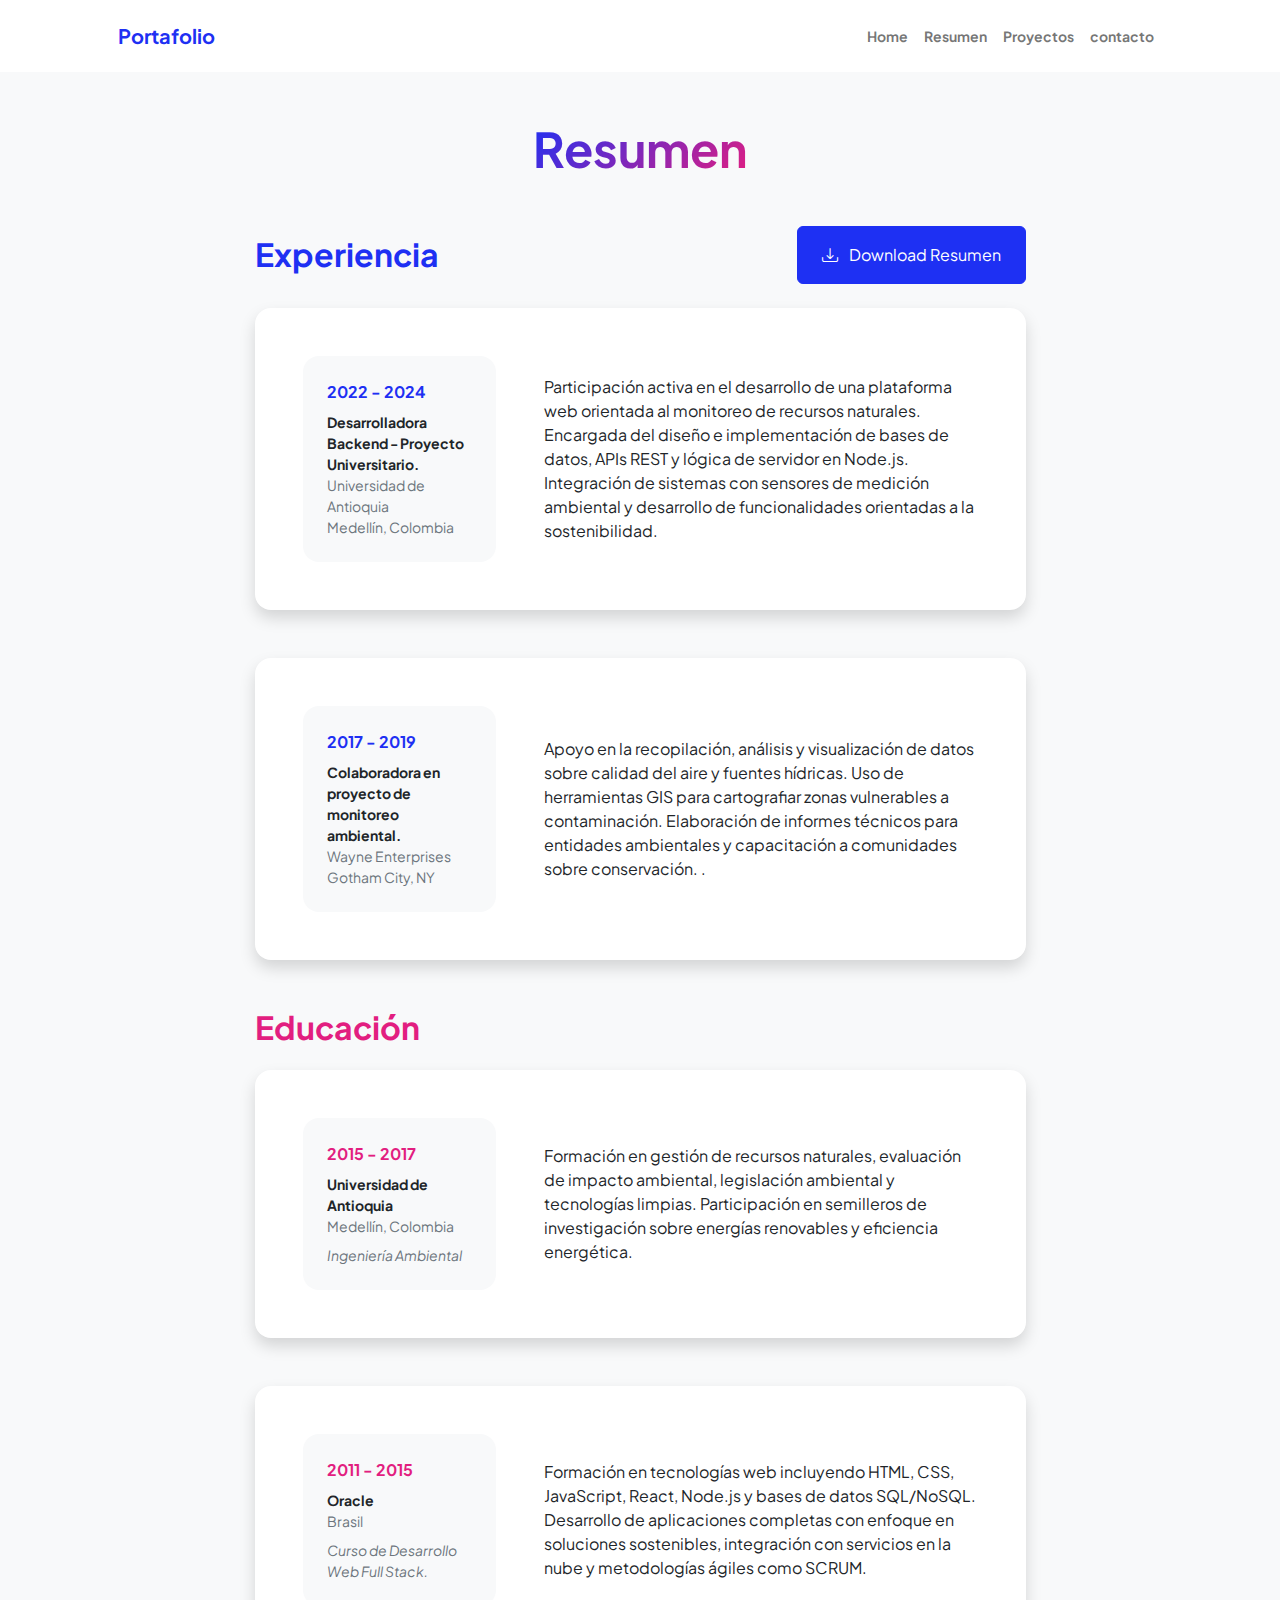
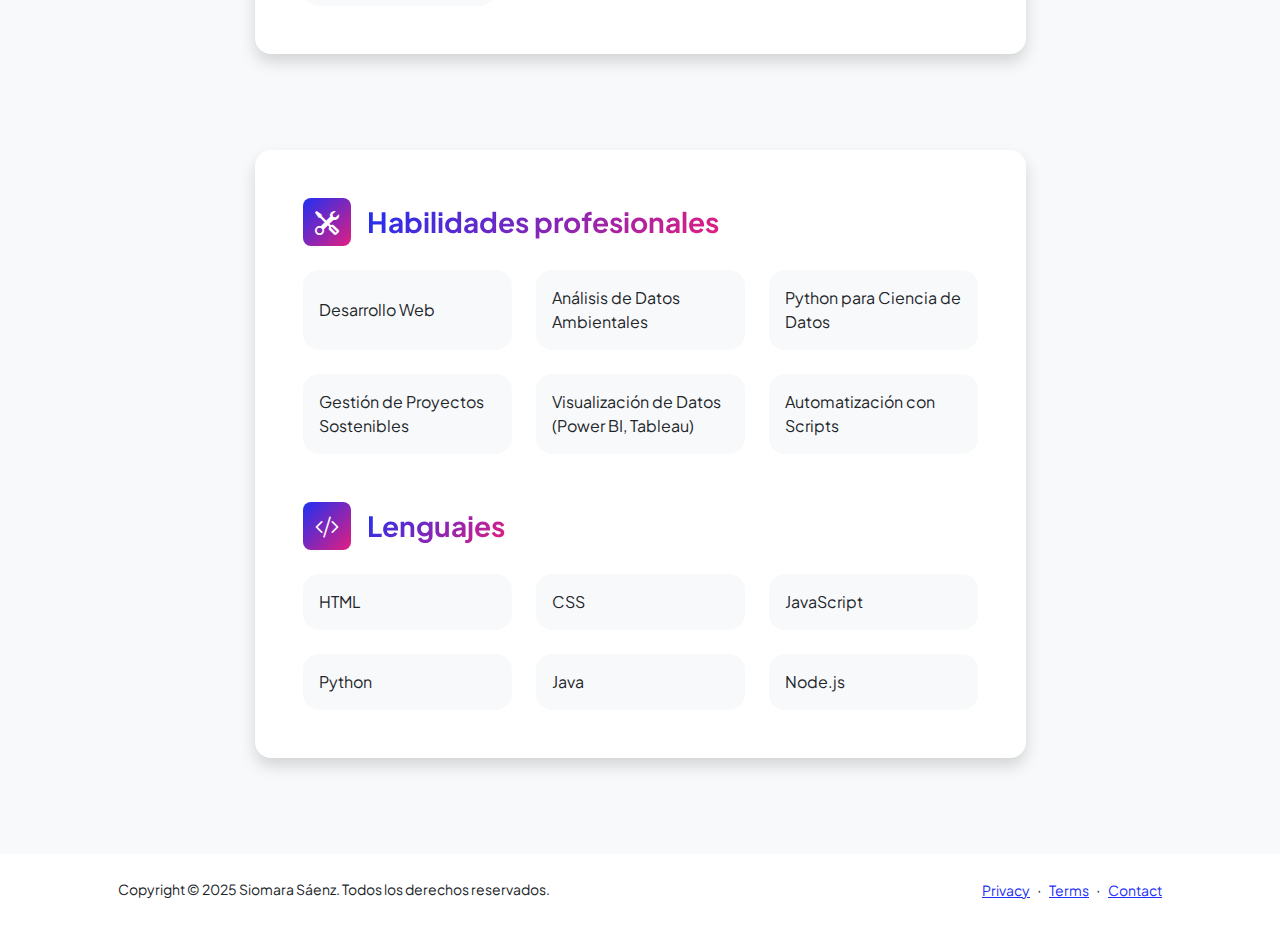
<file: resume.html>
<!DOCTYPE html>
<html lang="en">

<head>
    <meta charset="utf-8" />
    <meta name="viewport" content="width=device-width, initial-scale=1, shrink-to-fit=no" />
    <meta name="description" content="" />
    <meta name="author" content="" />
    <title>Portafolio-Resumen</title>
    <!-- Favicon-->
    <link rel="icon" type="image/x-icon" href="assets/favicon.ico" />
    <!-- Custom Google font-->
    <link rel="preconnect" href="https://fonts.googleapis.com" />
    <link rel="preconnect" href="https://fonts.gstatic.com" crossorigin />
    <link
        href="https://fonts.googleapis.com/css2?family=Plus+Jakarta+Sans:wght@100;200;300;400;500;600;700;800;900&amp;display=swap"
        rel="stylesheet" />
    <!-- Bootstrap icons-->
    <link href="https://cdn.jsdelivr.net/npm/bootstrap-icons@1.8.1/font/bootstrap-icons.css" rel="stylesheet" />
    <!-- Core theme CSS (includes Bootstrap)-->
    <link href="css/styles.css" rel="stylesheet" />
</head>

<body class="d-flex flex-column h-100 bg-light">
    <main class="flex-shrink-0">
        <!-- Navigation-->
        <nav class="navbar navbar-expand-lg navbar-light bg-white py-3">
            <div class="container px-5">
                <a class="navbar-brand" href="index.html"><span class="fw-bolder text-primary">Portafolio</span></a>
                <button class="navbar-toggler" type="button" data-bs-toggle="collapse"
                    data-bs-target="#navbarSupportedContent" aria-controls="navbarSupportedContent"
                    aria-expanded="false" aria-label="Toggle navigation"><span
                        class="navbar-toggler-icon"></span></button>
                <div class="collapse navbar-collapse" id="navbarSupportedContent">
                    <ul class="navbar-nav ms-auto mb-2 mb-lg-0 small fw-bolder">
                        <li class="nav-item"><a class="nav-link" href="index.html">Home</a></li>
                        <li class="nav-item"><a class="nav-link" href="resume.html">Resumen</a></li>
                        <li class="nav-item"><a class="nav-link" href="projects.html">Proyectos</a></li>
                        <li class="nav-item"><a class="nav-link" href="contact.html">contacto</a></li>
                    </ul>
                </div>
            </div>
        </nav>
        <!-- Page Content-->
        <div class="container px-5 my-5">
            <div class="text-center mb-5">
                <h1 class="display-5 fw-bolder mb-0"><span class="text-gradient d-inline">Resumen</span></h1>
            </div>
            <div class="row gx-5 justify-content-center">
                <div class="col-lg-11 col-xl-9 col-xxl-8">
                    <!-- Experience Section-->
                    <section>
                        <div class="d-flex align-items-center justify-content-between mb-4">
                            <h2 class="text-primary fw-bolder mb-0">Experiencia</h2>
                            <!-- Download resume button-->
                            <!-- Note: Set the link href target to a PDF file within your project-->
                            <a class="btn btn-primary px-4 py-3" href="#!">
                                <div class="d-inline-block bi bi-download me-2"></div>
                                Download Resumen
                            </a>
                        </div>
                        <!-- Experience Card 1-->
                        <div class="card shadow border-0 rounded-4 mb-5">
                            <div class="card-body p-5">
                                <div class="row align-items-center gx-5">
                                    <div class="col text-center text-lg-start mb-4 mb-lg-0">
                                        <div class="bg-light p-4 rounded-4">
                                            <div class="text-primary fw-bolder mb-2">2022 - 2024</div>
                                            <div class="small fw-bolder">Desarrolladora Backend - Proyecto
                                                Universitario.
                                            </div>
                                            <div class="small text-muted">Universidad de Antioquia</div>
                                            <div class="small text-muted">Medellín, Colombia</div>
                                        </div>
                                    </div>
                                    <div class="col-lg-8">
                                        <div>Participación activa en el desarrollo de una plataforma web orientada al
                                            monitoreo de recursos naturales. Encargada del diseño e implementación de
                                            bases de datos, APIs REST y lógica de servidor en Node.js. Integración de
                                            sistemas con sensores de medición ambiental y desarrollo de funcionalidades
                                            orientadas a la sostenibilidad.</div>
                                    </div>
                                </div>
                            </div>
                        </div>
                        <!-- Experience Card 2-->
                        <div class="card shadow border-0 rounded-4 mb-5">
                            <div class="card-body p-5">
                                <div class="row align-items-center gx-5">
                                    <div class="col text-center text-lg-start mb-4 mb-lg-0">
                                        <div class="bg-light p-4 rounded-4">
                                            <div class="text-primary fw-bolder mb-2">2017 - 2019</div>
                                            <div class="small fw-bolder">Colaboradora en proyecto de monitoreo
                                                ambiental.
                                            </div>
                                            <div class="small text-muted">Wayne Enterprises</div>
                                            <div class="small text-muted">Gotham City, NY</div>
                                        </div>
                                    </div>
                                    <div class="col-lg-8">
                                        <div>Apoyo en la recopilación, análisis y visualización de datos sobre calidad
                                            del aire y fuentes hídricas. Uso de herramientas GIS para cartografiar zonas
                                            vulnerables a contaminación. Elaboración de informes técnicos para entidades
                                            ambientales y capacitación a comunidades sobre conservación.

                                            .</div>
                                    </div>
                                </div>
                            </div>
                        </div>
                    </section>
                    <!-- Education Section-->
                    <section>
                        <h2 class="text-secondary fw-bolder mb-4">Educación</h2>
                        <!-- Education Card 1-->
                        <div class="card shadow border-0 rounded-4 mb-5">
                            <div class="card-body p-5">
                                <div class="row align-items-center gx-5">
                                    <div class="col text-center text-lg-start mb-4 mb-lg-0">
                                        <div class="bg-light p-4 rounded-4">
                                            <div class="text-secondary fw-bolder mb-2">2015 - 2017</div>
                                            <div class="mb-2">
                                                <div class="small fw-bolder">Universidad de Antioquia</div>
                                                <div class="small text-muted">Medellín, Colombia</div>
                                            </div>
                                            <div class="fst-italic">
                                                <div class="small text-muted">Ingeniería Ambiental</div>
                                            </div>
                                        </div>
                                    </div>
                                    <div class="col-lg-8">
                                        <div>Formación en gestión de recursos naturales, evaluación de impacto
                                            ambiental, legislación ambiental y tecnologías limpias. Participación en
                                            semilleros de investigación sobre energías renovables y eficiencia
                                            energética.

                                        </div>
                                    </div>
                                </div>
                            </div>
                        </div>
                        <!-- Education Card 2-->
                        <div class="card shadow border-0 rounded-4 mb-5">
                            <div class="card-body p-5">
                                <div class="row align-items-center gx-5">
                                    <div class="col text-center text-lg-start mb-4 mb-lg-0">
                                        <div class="bg-light p-4 rounded-4">
                                            <div class="text-secondary fw-bolder mb-2">2011 - 2015</div>
                                            <div class="mb-2">
                                                <div class="small fw-bolder">Oracle</div>
                                                <div class="small text-muted">Brasil</div>
                                            </div>
                                            <div class="fst-italic">
                                                <div class="small text-muted">Curso de Desarrollo Web Full Stack.</div>
                                            </div>
                                        </div>
                                    </div>
                                    <div class="col-lg-8">
                                        <div>Formación en tecnologías web incluyendo HTML, CSS, JavaScript, React,
                                            Node.js y bases de datos SQL/NoSQL. Desarrollo de aplicaciones completas con
                                            enfoque en soluciones sostenibles, integración con servicios en la nube y
                                            metodologías ágiles como SCRUM.

                                        </div>
                                    </div>
                                </div>
                            </div>
                        </div>
                    </section>
                    <!-- Divider-->
                    <div class="pb-5"></div>
                    <!-- Skills Section-->
                    <section>
                        <!-- Skillset Card-->
                        <div class="card shadow border-0 rounded-4 mb-5">
                            <div class="card-body p-5">
                                <!-- Professional skills list-->
                                <div class="mb-5">
                                    <div class="d-flex align-items-center mb-4">
                                        <div
                                            class="feature bg-primary bg-gradient-primary-to-secondary text-white rounded-3 me-3">
                                            <i class="bi bi-tools"></i>
                                        </div>
                                        <h3 class="fw-bolder mb-0"><span class="text-gradient d-inline">Habilidades
                                                profesionales</span></h3>
                                    </div>
                                    <div class="row row-cols-1 row-cols-md-3 mb-4">
                                        <div class="col mb-4 mb-md-0">
                                            <div class="d-flex align-items-center bg-light rounded-4 p-3 h-100">
                                                Desarrollo Web</div>
                                        </div>
                                        <div class="col mb-4 mb-md-0">
                                            <div class="d-flex align-items-center bg-light rounded-4 p-3 h-100">Análisis
                                                de Datos Ambientales</div>
                                        </div>
                                        <div class="col">
                                            <div class="d-flex align-items-center bg-light rounded-4 p-3 h-100">Python
                                                para Ciencia de Datos</div>
                                        </div>
                                    </div>
                                    <div class="row row-cols-1 row-cols-md-3">
                                        <div class="col mb-4 mb-md-0">
                                            <div class="d-flex align-items-center bg-light rounded-4 p-3 h-100">Gestión
                                                de Proyectos Sostenibles</div>
                                        </div>
                                        <div class="col mb-4 mb-md-0">
                                            <div class="d-flex align-items-center bg-light rounded-4 p-3 h-100">
                                                Visualización de Datos (Power BI, Tableau)</div>
                                        </div>
                                        <div class="col">
                                            <div class="d-flex align-items-center bg-light rounded-4 p-3 h-100">
                                                Automatización con Scripts</div>
                                        </div>
                                    </div>
                                </div>
                                <!-- Languages list-->
                                <div class="mb-0">
                                    <div class="d-flex align-items-center mb-4">
                                        <div
                                            class="feature bg-primary bg-gradient-primary-to-secondary text-white rounded-3 me-3">
                                            <i class="bi bi-code-slash"></i>
                                        </div>
                                        <h3 class="fw-bolder mb-0"><span class="text-gradient d-inline">Lenguajes</span>
                                        </h3>
                                    </div>
                                    <div class="row row-cols-1 row-cols-md-3 mb-4">
                                        <div class="col mb-4 mb-md-0">
                                            <div class="d-flex align-items-center bg-light rounded-4 p-3 h-100">HTML
                                            </div>
                                        </div>
                                        <div class="col mb-4 mb-md-0">
                                            <div class="d-flex align-items-center bg-light rounded-4 p-3 h-100">CSS
                                            </div>
                                        </div>
                                        <div class="col">
                                            <div class="d-flex align-items-center bg-light rounded-4 p-3 h-100">
                                                JavaScript</div>
                                        </div>
                                    </div>
                                    <div class="row row-cols-1 row-cols-md-3">
                                        <div class="col mb-4 mb-md-0">
                                            <div class="d-flex align-items-center bg-light rounded-4 p-3 h-100">Python
                                            </div>
                                        </div>
                                        <div class="col mb-4 mb-md-0">
                                            <div class="d-flex align-items-center bg-light rounded-4 p-3 h-100">Java
                                            </div>
                                        </div>
                                        <div class="col">
                                            <div class="d-flex align-items-center bg-light rounded-4 p-3 h-100">Node.js
                                            </div>
                                        </div>
                                    </div>
                                </div>
                            </div>
                        </div>
                    </section>
                </div>
            </div>
        </div>
    </main>
    <!-- Footer-->
    <footer class="bg-white py-4 mt-auto">
        <div class="container px-5">
            <div class="row align-items-center justify-content-between flex-column flex-sm-row">
                <div class="col-auto">
                    <div class="small m-0">Copyright &copy; 2025 Siomara Sáenz. Todos los derechos reservados.</div>
                </div>
                <div class="col-auto">
                    <a class="small" href="#!">Privacy</a>
                    <span class="mx-1">&middot;</span>
                    <a class="small" href="#!">Terms</a>
                    <span class="mx-1">&middot;</span>
                    <a class="small" href="#!">Contact</a>
                </div>
            </div>
        </div>
    </footer>
    <!-- Bootstrap core JS-->
    <script src="https://cdn.jsdelivr.net/npm/bootstrap@5.2.3/dist/js/bootstrap.bundle.min.js"></script>
    <!-- Core theme JS-->
    <script src="js/scripts.js"></script>
</body>

</html>
</file>
